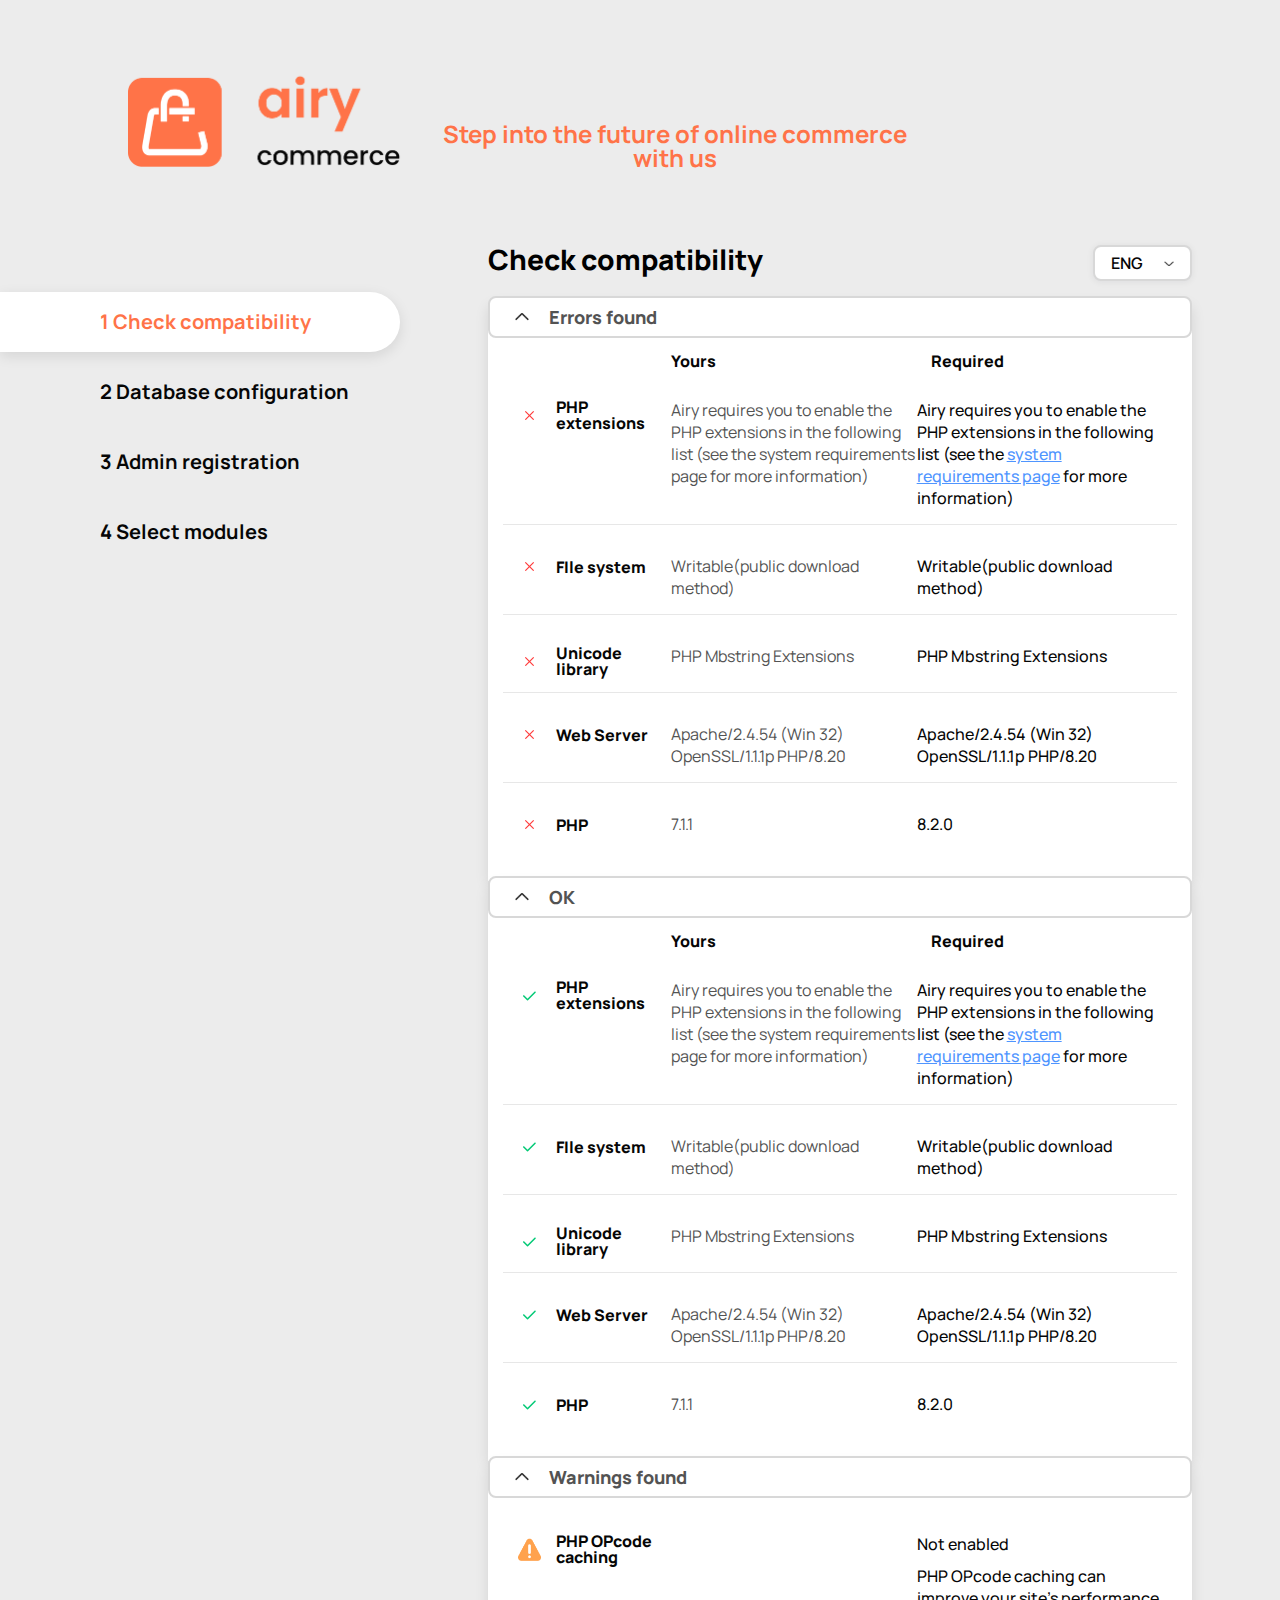
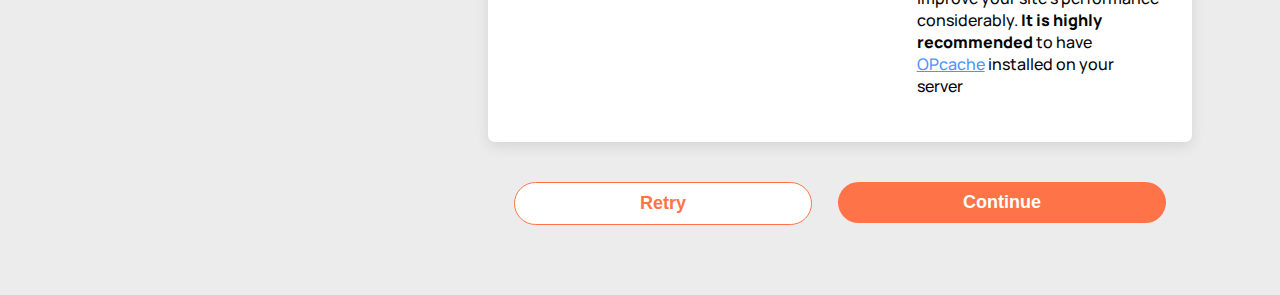
<file: index.html>
<!DOCTYPE html>
<html lang="en">
<head>
    <meta charset="UTF-8">
    <title>Title</title>
    <link type="text/css" href="css/main.css" rel="stylesheet" />
    <link type="text/css" href="css/adaptive.css" rel="stylesheet" />
    <link type="text/css" href="css/zero.css" rel="stylesheet" />
    <meta name="viewport" content="width=device-width, initial-scale=1">
</head>
<body>
    <header class="header">
        <div class="headerContent">
            <div class="logo"><img src="img/logo.png"  alt="logo"/></div>
            <div class="hsubtitle"><p>Step into the future of online commerce with us</p></div>
        </div>
    </header>
    <aside class="aside">
        <div class="menu">
            <a href="index.html"><div class="menuBtn activeBtn"><p>1 Check compatibility</p></div></a>
            <a href="database.html"><div class="menuBtn"><p>2 Database configuration</p></div></a>
            <a href="admin.html"><div class="menuBtn"><p>3 Admin registration</p></div></a>
            <a href="modules.html"><div class="menuBtn"><p>4 Select modules</p></div></a>
        </div>
    </aside>
    <main>
        <div class="container">
            <div class="title">
                <div class="titleRight">
                    <div class="titleTop">
                        <h1>Check compatibility</h1>
                        <div class="language">
                            <div class="languageBtn js-languageBtn">
                                <p>ENG</p><img src="./icons/chevron.png" alt="chevron"/>
                            </div>
                            <ul class="languageList js-languageList">
                                <li><p>ENG</p><img src="icons/check.png" alt="check"></li>
                                <li><p>UA</p></li>
                            </ul>
                        </div>
                    </div>
                </div>
            </div>
            <div class="section js-section-errorsFound">
                <div class="sectionTitle js-title-errorsFound">
                    <img src="icons/chevron.png" class="chevron js-chevron-errors" alt="chevron" />
                    <h3>Errors found</h3>
                </div>
                <div class="sectionContent js-content-errorsFound">
                    <div class="poleT">
                        <div class="yoursT"><h5>Yours</h5></div>
                        <div class="requiredT"><h5>Required</h5></div>
                    </div>
                    <div class="pole">
                        <div class="status"><img src="icons/cross.png" alt="cross"/><h5>PHP extensions</h5></div>
                        <div class="yours"><p>Airy requires you to enable the PHP extensions in the following list (see the system requirements page for more information)</p></div>
                        <div class="required"><p>Airy requires you to enable the PHP extensions in the following list (see the <a href="">system requirements page</a> for more information)</p></div>
                    </div>
                    <div class="pole">
                        <div class="status"><img src="icons/cross.png" alt="cross"/><h5>FIle system</h5></div>
                        <div class="yours"><p>Writable(public download method)</p></div>
                        <div class="required"><p>Writable(public download method)</p></div>
                    </div>
                    <div class="pole">
                        <div class="status"><img src="icons/cross.png" alt="cross"/><h5>Unicode library</h5></div>
                        <div class="yours"><p>PHP Mbstring Extensions</p></div>
                        <div class="required"><p>PHP Mbstring Extensions</p></div>
                    </div>
                    <div class="pole">
                        <div class="status"><img src="icons/cross.png" alt="cross"/><h5>Web Server</h5></div>
                        <div class="yours"><p>Apache/2.4.54 (Win 32) OpenSSL/1.1.1p PHP/8.20</p></div>
                        <div class="required"><p>Apache/2.4.54 (Win 32) OpenSSL/1.1.1p PHP/8.20</p></div>
                    </div>
                    <div class="pole">
                        <div class="status"><img src="icons/cross.png" alt="cross"/><h5>PHP</h5></div>
                        <div class="yours"><p>7.1.1</p></div>
                        <div class="required"><p>8.2.0</p></div>
                    </div>
                </div>
            </div>
            <div class="section js-section-ok">
                <div class="sectionTitle js-title-ok">
                    <img src="icons/chevron.png" class="chevron js-chevron-ok" alt="chevron" />
                    <h3>OK</h3>
                </div>
                <div class="sectionContent js-content-ok">
                    <div class="poleT">
                        <div class="yoursT"><h5>Yours</h5></div>
                        <div class="requiredT"><h5>Required</h5></div>
                    </div>
                    <div class="pole">
                        <div class="status"><img src="icons/mark.png" alt="cross"/><h5>PHP extensions</h5></div>
                        <div class="yours"><p>Airy requires you to enable the PHP extensions in the following list (see the system requirements page for more information)</p></div>
                        <div class="required"><p>Airy requires you to enable the PHP extensions in the following list (see the <a href="">system requirements page</a> for more information)</p></div>
                    </div>
                    <div class="pole">
                        <div class="status"><img src="icons/mark.png" alt="cross"/><h5>FIle system</h5></div>
                        <div class="yours"><p>Writable(public download method)</p></div>
                        <div class="required"><p>Writable(public download method)</p></div>
                    </div>
                    <div class="pole">
                        <div class="status"><img src="icons/mark.png" alt="cross"/><h5>Unicode library</h5></div>
                        <div class="yours"><p>PHP Mbstring Extensions</p></div>
                        <div class="required"><p>PHP Mbstring Extensions</p></div>
                    </div>
                    <div class="pole">
                        <div class="status"><img src="icons/mark.png" alt="cross"/><h5>Web Server</h5></div>
                        <div class="yours"><p>Apache/2.4.54 (Win 32) OpenSSL/1.1.1p PHP/8.20</p></div>
                        <div class="required"><p>Apache/2.4.54 (Win 32) OpenSSL/1.1.1p PHP/8.20</p></div>
                    </div>
                    <div class="pole">
                        <div class="status"><img src="icons/mark.png" alt="cross"/><h5>PHP</h5></div>
                        <div class="yours"><p>7.1.1</p></div>
                        <div class="required"><p>8.2.0</p></div>
                    </div>
                </div>
            </div>
            <div class="section section-last js-section-warn">
                <div class="sectionTitle js-title-warn">
                    <img src="icons/chevron.png" class="chevron js-chevron-warn" alt="chevron" />
                    <h3>Warnings found</h3>
                </div>
                <div class="sectionContent js-content-warn">
                    <div class="pole">
                        <div class="status"><img src="icons/warn.png" alt="cross"/><h5>PHP OPcode caching</h5></div>
                        <div class="required"><p>Not enabled</p><p>PHP OPcode caching can improve your site’s performance considerably. <b>It is highly recommended</b> to have <a href="">OPcache</a> installed on your server</p></div>
                    </div>
                </div>
            </div>
            <div class="buttonsBottom">
                <button class="retryButton js-retryButton">Retry</button>
                <a href="database.html"><button class="continueButton">Continue</button></a>
            </div>
        </div>
    </main>
<script src="js/main.js"></script>
<script src="js/index.js"></script>
</body>
</html>
</file>
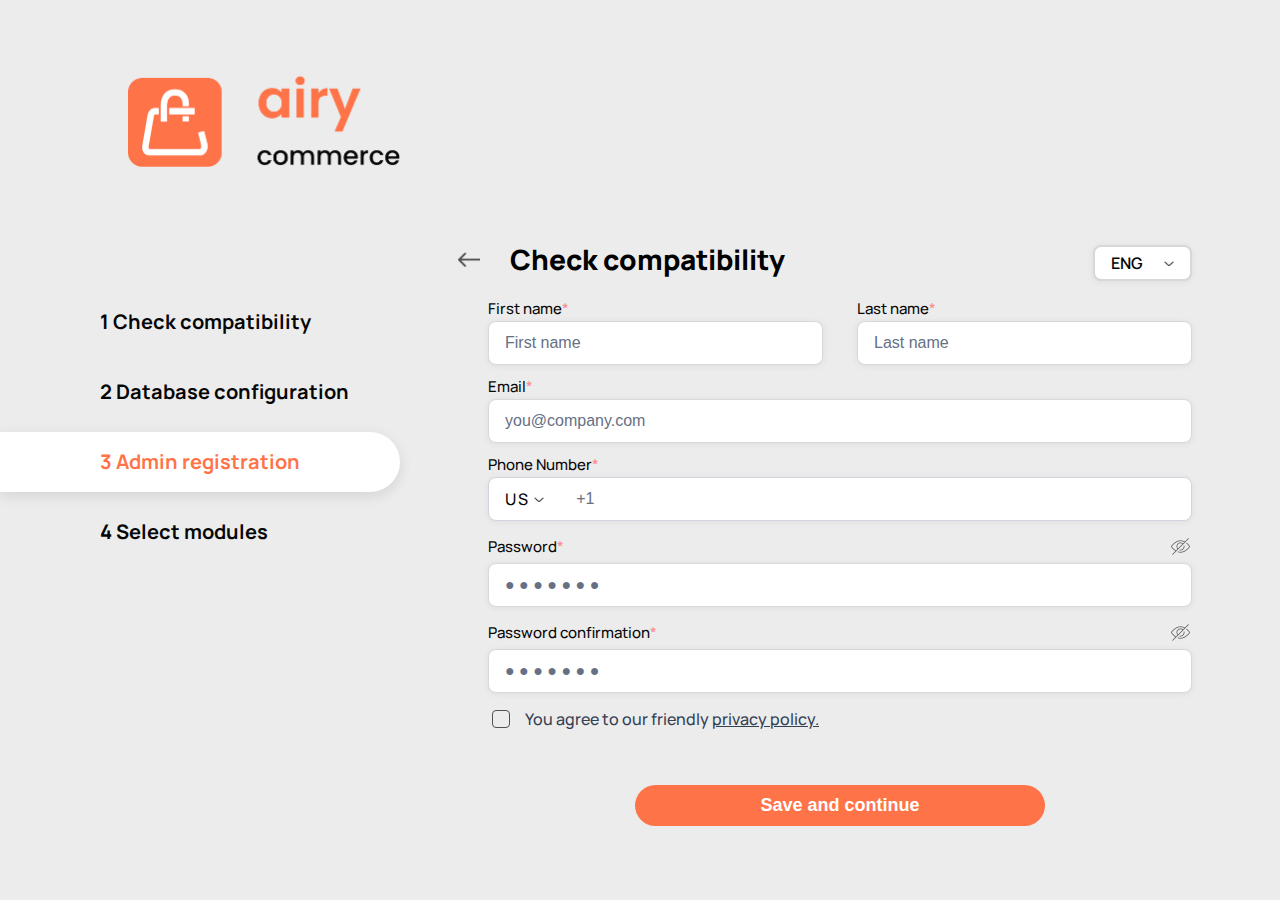
<file: admin.html>
<!DOCTYPE html>
<html lang="en">
<head>
    <meta charset="UTF-8">
    <title>Title</title>
    <link type="text/css" href="css/main.css" rel="stylesheet" />
    <link type="text/css" href="css/adaptive.css" rel="stylesheet" />
    <link type="text/css" href="css/zero.css" rel="stylesheet" />
    <meta name="viewport" content="width=device-width, initial-scale=1">
</head>
<body>
<header class="header">
    <div class="headerContent">
        <div class="logo"><img src="img/logo.png"  alt="logo"/></div>
    </div>
</header>
<aside class="aside">
    <div class="menu">
        <a href="index.html"><div class="menuBtn"><p>1 Check compatibility</p></div></a>
        <a href="database.html"><div class="menuBtn"><p>2 Database configuration</p></div></a>
        <a href="admin.html"><div class="menuBtn activeBtn"><p>3 Admin registration</p></div></a>
        <a href="modules.html"><div class="menuBtn"><p>4 Select modules</p></div></a>
    </div>
</aside>
<main>
    <div class="container">
        <div class="title">
            <div class="titleLeft">
                <img src="icons/arrow.png" alt="arrow" class="back js-back"/>
            </div>
            <div class="titleRight">
                <div class="titleTop">
                    <h1>Check compatibility</h1>
                    <div class="language">
                        <div class="languageBtn js-languageBtn">
                            <p>ENG</p><img src="./icons/chevron.png" alt="chevron"/>
                        </div>
                        <ul class="languageList js-languageList">
                            <li><p>ENG</p><img src="icons/check.png" alt="check"></li>
                            <li><p>UA</p></li>
                        </ul>
                    </div>
                </div>
            </div>
        </div>
        <div class="formBlock">
            <form class="adminForm js-adminForm">
                <div class="adminName">
                    <div class="firstName">
                        <label for="firstname">First name<span>*</span></label>
                        <input name="firstName" type="text" id="firstname" placeholder="First name" required/>
                    </div>
                    <div class="lastName">
                        <label for="lastname">Last name<span>*</span></label>
                        <input name="lastName" type="text" id="lastname" placeholder="Last name" required/>
                    </div>
                </div>
                <div class="adminEmail">
                    <div class="emailTitle">
                        <label for="email">Email<span>*</span></label>
                        <p class="error js-errorMessageEmail"></p>
                    </div>
                    <input name="email" type="text" id="email" placeholder="you@company.com" required/>
                </div>
                <div class="adminPhone">
                    <label for="phone">Phone Number<span>*</span></label>
                    <div class="phoneInput">
                        <div class="phoneCountry js-phoneCountry">
                            <p>US</p>
                            <img src="icons/chevron.png" alt="chevron"/>
                        </div>
                        <input id="phone" type="tel" name="phone"/>
                    </div>
                    <ul class="phoneList js-phoneList">
                        <li>
                            <div class="country">
                                <img src="flags/US.png" alt="US"><h5>United States <span>+1</span></h5>
                            </div>
                            <img src="icons/check.png" alt="check"/>
                        </li>
                        <li>
                            <div class="country">
                                <img src="flags/US.png" alt="US"><h5>United States <span>+1</span></h5>
                            </div>
                        </li>
                        <li>
                            <div class="country">
                                <img src="flags/US.png" alt="US"><h5>United States <span>+1</span></h5>
                            </div>
                        </li>
                        <li>
                            <div class="country">
                                <img src="flags/US.png" alt="US"><h5>United States <span>+1</span></h5>
                            </div>
                        </li>
                    </ul>
                </div>
                <div class="adminPassword">
                    <div class="passwordLabel">
                        <div class="passwordTitle">
                            <label for="password">Password<span>*</span></label>
                            <p class="error js-errorMessagePassword"></p>
                        </div>
                        <div class="hideorshowBtn js-hideorshowBtn">
                            <img src="icons/hide.png" alt="hide" class="js-toggleHideImg"/>
                        </div>
                    </div>
                    <input name="password" type="password" class="js-password" id="password" placeholder="● ● ● ● ● ● ●"/>
                </div>
                <div class="adminPassword">
                    <div class="passwordLabel">
                        <div class="passwordTitle">
                            <label for="confirmPassword">Password confirmation<span>*</span></label>
                        </div>
                        <div class="hideorshowBtn js-hideorshowBtn">
                            <img src="icons/hide.png" alt="hide" class="js-toggleHideImg"/>
                        </div>
                    </div>
                    <input name="confirmPassword" type="password" class="js-password" id="confirmPassword" placeholder="● ● ● ● ● ● ●"/>
                </div>
                <div class="adminAgree">
                    <input type="checkbox" name="agree" id="agree" required/>
                    <label for="agree">You agree to our friendly <span>privacy policy.</span></label>
                </div>
                <div class="buttonsBottom">
                    <button class="continueButton">Save and continue</button>
                </div>
            </form>
        </div>
    </div>
</main>
<script src="js/main.js"></script>
<script src="js/admin.js"></script>
</body>
</html>
</file>
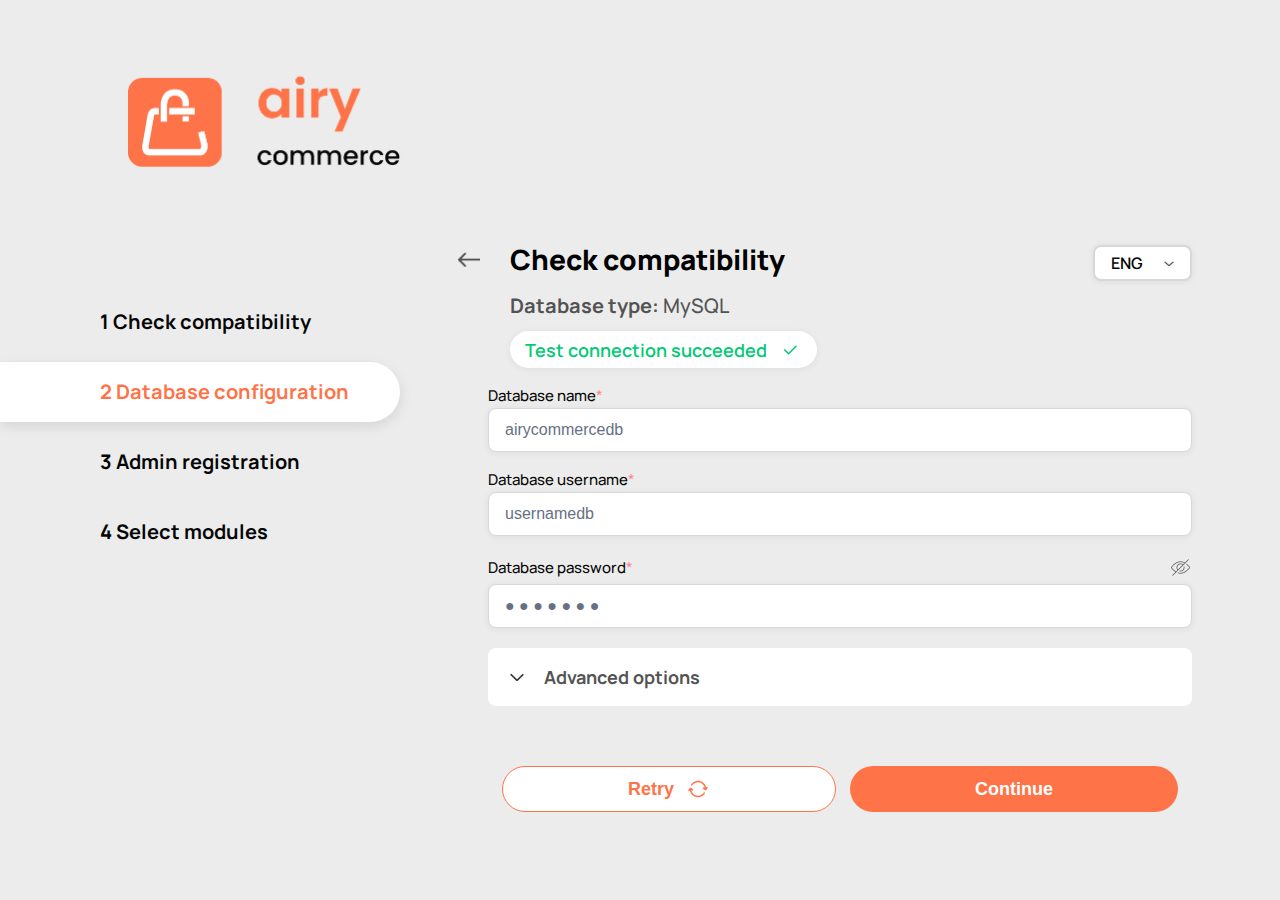
<file: database.html>
<!DOCTYPE html>
<html lang="en">
<head>
    <meta charset="UTF-8">
    <title>Title</title>
    <link type="text/css" href="css/main.css" rel="stylesheet" />
    <link type="text/css" href="css/adaptive.css" rel="stylesheet" />
    <link type="text/css" href="css/zero.css" rel="stylesheet" />
    <meta name="viewport" content="width=device-width, initial-scale=1">
</head>
<body>
<header class="header">
    <div class="headerContent">
        <div class="logo"><img src="img/logo.png"  alt="logo"/></div>
    </div>
</header>
<aside class="aside">
    <div class="menu">
        <a href="index.html"><div class="menuBtn"><p>1 Check compatibility</p></div></a>
        <a href="database.html"><div class="menuBtn activeBtn"><p>2 Database configuration</p></div></a>
        <a href="admin.html"><div class="menuBtn"><p>3 Admin registration</p></div></a>
        <a href="modules.html"><div class="menuBtn"><p>4 Select modules</p></div></a>
    </div>
</aside>
<main>
    <div class="container">
        <div class="title">
            <div class="titleLeft">
                <img src="icons/arrow.png" alt="arrow" class="back js-back"/>
            </div>
            <div class="titleRight">
                <div class="titleTop">
                    <h1>Check compatibility</h1>
                    <div class="language">
                        <div class="languageBtn js-languageBtn">
                            <p>ENG</p><img src="./icons/chevron.png" alt="chevron"/>
                        </div>
                        <ul class="languageList js-languageList">
                            <li><p>ENG</p><img src="icons/check.png" alt="check"></li>
                            <li><p>UA</p></li>
                        </ul>
                    </div>
                </div>
                <div class="subtitle">
                    <h2><b>Database type:</b> MySQL</h2>
                </div>
                <div class="connection">
                    <div class="connectionContent">
                        <h3>Test connection succeeded</h3><img src="./icons/mark.png" alt="mark">
                    </div>
                </div>
            </div>
        </div>
        <div class="formBlock">
            <form class="databaseForm js-databaseForm">
                <div class="databaseName">
                    <label for="name">Database name<span>*</span></label>
                    <input name="airycommercedb" type="text" id="name" placeholder="airycommercedb" required/>
                </div>
                <div class="databaseUserName">
                    <label for="userName">Database username<span>*</span></label>
                    <input name="usernamedb" type="text" id="userName" placeholder="usernamedb" required/>
                </div>
                <div class="databasePassword">
                    <div class="passwordLabel">
                        <label for="password">Database password<span>*</span></label>
                        <div class="hideorshowBtn js-hideorshowBtn">
                            <img src="icons/hide.png" alt="hide" class="js-toggleHideImg"/>
                        </div>
                    </div>
                    <input name="password" type="password" class="js-password" id="password" placeholder="● ● ● ● ● ● ●"/>
                </div>
                <div class="databaseAdvanced">
                    <div class="advancedTitle js-advancedTitle">
                        <img src="icons/chevron.png" class="chevron chevron-active js-chevron-advanced" alt="chevron" />
                        <h3>Advanced options</h3>
                    </div>
                    <div class="advancedContent js-advancedContent">
                        <div class="databaseHost">
                            <label for="host">Host<span>*</span></label>
                            <input name="host" type="text" id="host" placeholder="localhost2121" required/>
                        </div>
                        <div class="databasePort">
                            <label for="port">Port number</label>
                            <input name="port" type="text" id="port" placeholder="334749"/>
                        </div>
                        <div class="databaseTableNamePrefix">
                            <label for="TableNamePrefix">Table name prefix</label>
                            <input name="TableNamePrefix" type="text" id="TableNamePrefix" class="TableNamePrefixInput" placeholder="airycommerce_"/>
                            <p>If more than one application will be sharing this database, a unique table name prefix -such as airy_ - will prevent collisions. </p>
                        </div>
                    </div>
                </div>
                <div class="buttonsBottom">
                    <button class="retryButton js-retryButton" type="button">Retry<img src="icons/retry.png" alt="retry"></button>
                    <button class="continueButton">Continue</button>
                </div>
            </form>
        </div>
    </div>
</main>
<script src="js/main.js"></script>
<script src="js/database.js"></script>
</body>
</html>
</file>
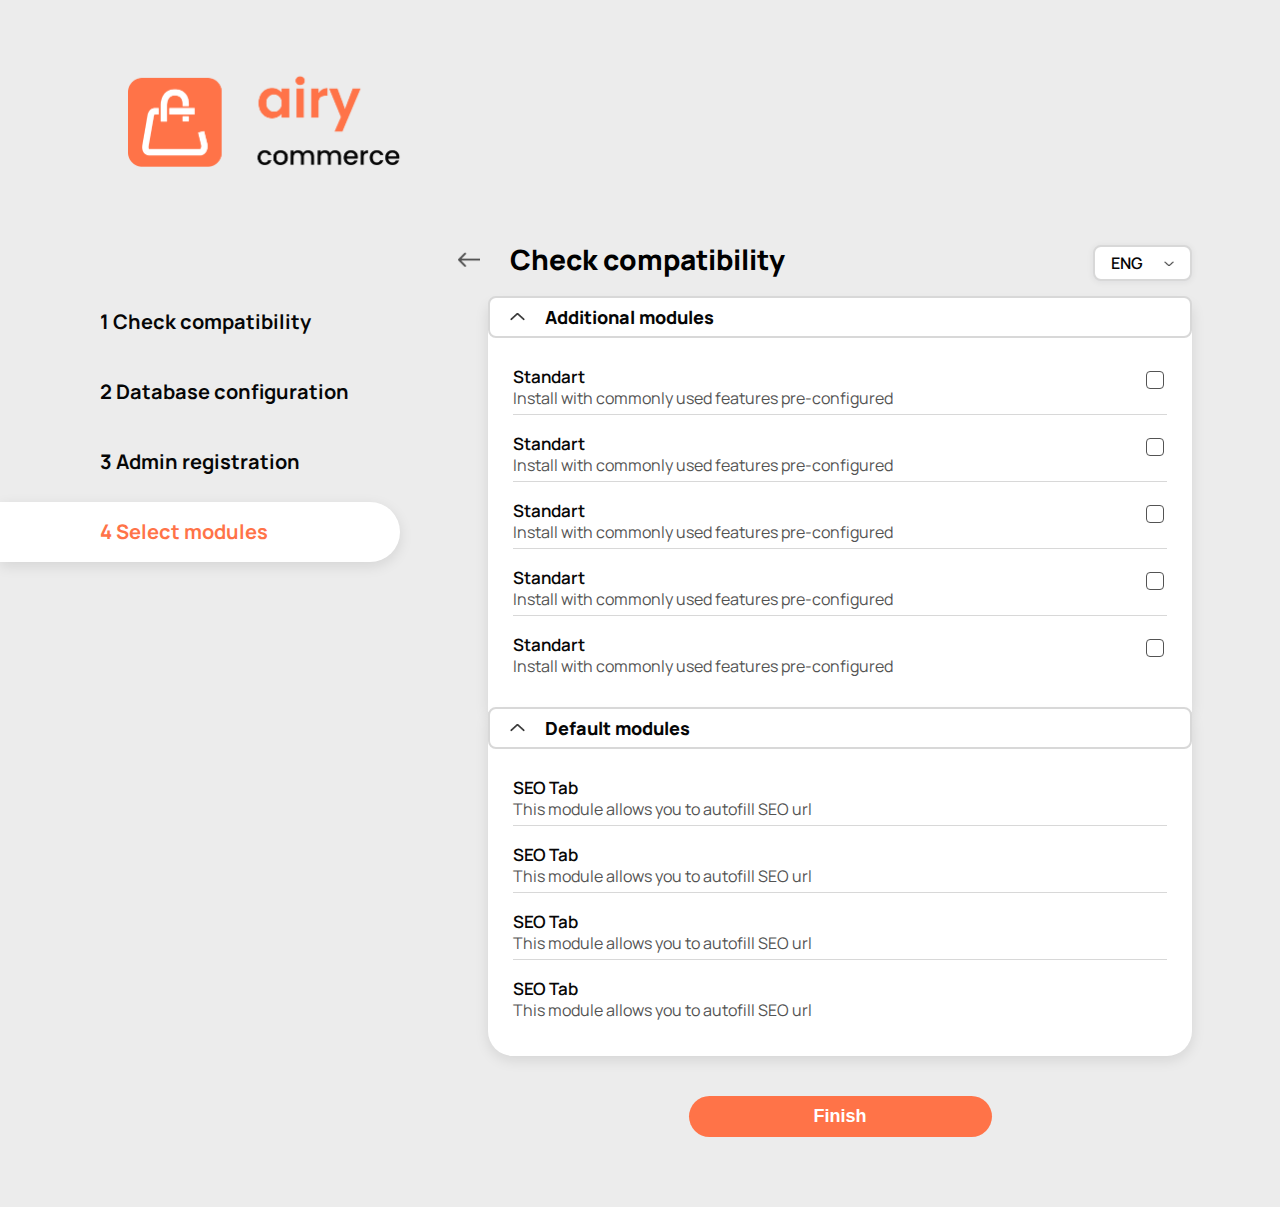
<file: modules.html>
<!DOCTYPE html>
<html lang="en">
<head>
    <meta charset="UTF-8">
    <title>Title</title>
    <link type="text/css" href="css/main.css" rel="stylesheet" />
    <link type="text/css" href="css/adaptive.css" rel="stylesheet" />
    <link type="text/css" href="css/zero.css" rel="stylesheet" />
    <meta name="viewport" content="width=device-width, initial-scale=1">
</head>
<body>
<header class="header">
    <div class="headerContent">
        <div class="logo"><img src="img/logo.png"  alt="logo"/></div>
    </div>
</header>
<aside class="aside">
    <div class="menu">
        <a href="index.html"><div class="menuBtn"><p>1 Check compatibility</p></div></a>
        <a href="database.html"><div class="menuBtn"><p>2 Database configuration</p></div></a>
        <a href="admin.html"><div class="menuBtn"><p>3 Admin registration</p></div></a>
        <a href="modules.html"><div class="menuBtn activeBtn"><p>4 Select modules</p></div></a>
    </div>
</aside>
<main>
    <div class="container">
        <div class="title">
            <div class="titleLeft">
                <img src="icons/arrow.png" alt="arrow" class="back js-back"/>
            </div>
            <div class="titleRight">
                <div class="titleTop">
                    <h1>Check compatibility</h1>
                    <div class="language">
                        <div class="languageBtn js-languageBtn">
                            <p>ENG</p><img src="./icons/chevron.png" alt="chevron"/>
                        </div>
                        <ul class="languageList js-languageList">
                            <li><p>ENG</p><img src="icons/check.png" alt="check"></li>
                            <li><p>UA</p></li>
                        </ul>
                    </div>
                </div>
            </div>
        </div>
        <div class="modulesSection js-section-additional">
            <div class="sectionTitle js-title-additional">
                <img src="icons/chevron.png" class="chevron js-chevron-additional" alt="chevron" />
                <h3>Additional modules</h3>
            </div>
            <div class="sectionContent js-content-additional">
                <div class="pole">
                    <div class="poleContent">
                        <h5>Standart</h5>
                        <p>Install with commonly used features pre-configured</p>
                    </div>
                    <label class="poleInput">
                        <input type="checkbox" />
                    </label>
                </div>
                <div class="pole">
                    <div class="poleContent">
                        <h5>Standart</h5>
                        <p>Install with commonly used features pre-configured</p>
                    </div>
                    <label class="poleInput">
                        <input type="checkbox" />
                    </label>
                </div>
                <div class="pole">
                    <div class="poleContent">
                        <h5>Standart</h5>
                        <p>Install with commonly used features pre-configured</p>
                    </div>
                    <label class="poleInput">
                        <input type="checkbox" />
                    </label>
                </div>
                <div class="pole">
                    <div class="poleContent">
                        <h5>Standart</h5>
                        <p>Install with commonly used features pre-configured</p>
                    </div>
                    <label class="poleInput">
                        <input type="checkbox" />
                    </label>
                </div>
                <div class="pole">
                    <div class="poleContent">
                        <h5>Standart</h5>
                        <p>Install with commonly used features pre-configured</p>
                    </div>
                    <label class="poleInput">
                        <input type="checkbox" />
                    </label>
                </div>
            </div>
        </div>
        <div class="modulesSection modulesSection-last js-section-default">
            <div class="sectionTitle js-title-default">
                <img src="icons/chevron.png" class="chevron js-chevron-default" alt="chevron" />
                <h3>Default modules</h3>
            </div>
            <div class="sectionContent js-content-default">
                <div class="pole">
                    <div class="poleContent">
                        <h5>SEO Tab</h5>
                        <p>This module allows you to autofill SEO url</p>
                    </div>
                </div>
                <div class="pole">
                    <div class="poleContent">
                        <h5>SEO Tab</h5>
                        <p>This module allows you to autofill SEO url</p>
                    </div>
                </div>
                <div class="pole">
                    <div class="poleContent">
                        <h5>SEO Tab</h5>
                        <p>This module allows you to autofill SEO url</p>
                    </div>
                </div>
                <div class="pole">
                    <div class="poleContent">
                        <h5>SEO Tab</h5>
                        <p>This module allows you to autofill SEO url</p>
                    </div>
                </div>
            </div>
        </div>
        <div class="buttonsBottom">
            <button class="continueButton">Finish</button>
        </div>
    </div>
</main>
<script src="js/main.js"></script>
<script src="js/modules.js"></script>
</body>
</html>
</file>
<file: css/main.css>
@charset "UTF-8";
@import url("https://fonts.googleapis.com/css2?family=Inter&family=Manrope:wght@200;300;400;500;600;700;800&display=swap");
body {
  background-color: #ECECEC;
}

.header {
  width: 100%;
  margin-bottom: 75px;
}
.header .headerContent {
  display: flex;
  align-items: flex-end;
  justify-content: space-between;
}
.header .headerContent .logo {
  padding: 59px 0 0 128px;
}
.header .headerContent .logo img {
  width: 287px;
}
.header .headerContent .hsubtitle {
  flex: 1;
  text-align: center;
}
.header .headerContent .hsubtitle p {
  margin-right: 346px;
  color: #FF7348;
  font-family: "Manrope", sans-serif;
  font-weight: 700;
  font-size: 24px;
}

.aside {
  height: 100%;
  padding-top: 47px;
  float: left;
  width: 400px;
}
.aside .menu {
  display: flex;
  flex-direction: column;
  gap: 10px;
}
.aside .menu a {
  text-decoration: none;
}
.aside .menu a .menuBtn {
  padding: 20px 0 20px 100px;
  cursor: pointer;
  transition: 500ms;
}
.aside .menu a .menuBtn p {
  font-size: 20px;
  color: #060606;
  font-family: "Manrope", sans-serif;
  font-weight: 700;
}
.aside .menu a .menuBtn:hover {
  scale: 1.05;
}
.aside .menu a .activeBtn {
  background-color: #FFFFFF;
  box-shadow: 0 4px 14px 0 rgba(0, 0, 0, 0.1019607843);
  border-radius: 0 49px 49px 0;
}
.aside .menu a .activeBtn p {
  color: #FF7348;
}

main {
  font-family: "Manrope", sans-serif;
  display: flex;
  justify-content: center;
  margin-bottom: 70px;
}

.container {
  width: 80%;
  max-width: 1080px;
}

.title {
  display: flex;
  margin-bottom: 20px;
}
.title .titleLeft .back {
  position: relative;
  left: -30px;
  margin-top: 7px;
  width: 22px;
  cursor: pointer;
  transition: 300ms;
  user-select: none;
}
.title .titleLeft .back:hover {
  scale: 1.05;
}
.title .titleRight {
  display: flex;
  flex-direction: column;
  gap: 15px;
  flex: 1;
}
.title .titleRight .titleTop {
  display: flex;
  justify-content: space-between;
}
.title .titleRight .titleTop h1 {
  font-weight: 800;
  font-size: 28px;
}
.title .titleRight .titleTop .language {
  position: relative;
}
.title .titleRight .titleTop .language .languageBtn {
  position: relative;
  z-index: 11;
  display: flex;
  justify-content: space-between;
  align-items: center;
  gap: 20px;
  padding: 8px 16px;
  background-color: #FFFFFF;
  border-radius: 8px;
  box-shadow: 0 1px 6px 1px rgba(16, 24, 40, 0.0509803922);
  border: 2px solid #D8D8D8;
  user-select: none;
  cursor: pointer;
}
.title .titleRight .titleTop .language .languageBtn p {
  font-size: 16px;
  color: #060606;
  font-weight: 600;
  width: 33px;
}
.title .titleRight .titleTop .language .languageBtn img {
  width: 10px;
  height: 5px;
}
.title .titleRight .titleTop .language .languageList {
  position: absolute;
  z-index: 10;
  width: 67%;
  top: 31px;
  padding: 8px 16px;
  display: none;
  flex-direction: column;
  gap: 10px;
  background-color: #FFFFFF;
  box-shadow: 0 1px 6px 1px rgba(16, 24, 40, 0.0509803922);
  border-radius: 0 0 8px 8px;
}
.title .titleRight .titleTop .language .languageList li {
  display: flex;
  justify-content: space-between;
  cursor: pointer;
}
.title .titleRight .titleTop .language .languageList li p {
  font-size: 16px;
  color: #060606;
  font-weight: 600;
}
.title .titleRight .titleTop .language .languageList li img {
  width: 15px;
}
.title .titleRight .titleTop .language .languageList-active {
  display: flex;
}

.subtitle h2 {
  font-size: 20px;
  font-weight: 500;
  color: #535353;
}
.subtitle h2 b {
  font-weight: 700;
}

.connection {
  display: flex;
}
.connection .connectionContent {
  display: flex;
  justify-content: flex-start;
  align-items: center;
  padding: 7px 15px;
  box-shadow: 0 1px 6px 1px rgba(16, 24, 40, 0.0509803922);
  background: #FFFFFF;
  border-radius: 25px;
}
.connection .connectionContent h3 {
  font-size: 18px;
  font-weight: 600;
  color: #00C974;
}
.connection .connectionContent img {
  width: 23px;
  margin-left: 12px;
}

.section {
  background: #FFFFFF;
  border-radius: 8px 8px 0 0;
  padding-bottom: 15px;
  box-shadow: 0 4px 14px 0 rgba(0, 0, 0, 0.1);
}
.section .sectionTitle {
  position: relative;
  top: -5px;
  margin-bottom: 10px;
  display: flex;
  align-items: center;
  gap: 20px;
  background: #FFFFFF;
  border: 2px solid #D8D8D8;
  border-radius: 8px;
  padding: 10px 25px;
  cursor: pointer;
  user-select: none;
}
.section .sectionTitle .chevron {
  width: 14px;
  height: 8px;
  rotate: 180deg;
}
.section .sectionTitle .chevron-active {
  rotate: 0deg;
}
.section .sectionTitle h3 {
  color: #535353;
  font-size: 18px;
  font-weight: 800;
}
.section .sectionContent .poleT {
  display: grid;
  grid-template-columns: 0.7fr 1fr 1fr;
  grid-template-areas: "statusT yoursT requiredT";
}
.section .sectionContent .poleT .yoursT {
  grid-area: yoursT;
}
.section .sectionContent .poleT .yoursT h5 {
  font-size: 16px;
  color: #060606;
  font-weight: 800;
}
.section .sectionContent .poleT .requiredT {
  grid-area: requiredT;
}
.section .sectionContent .poleT .requiredT h5 {
  font-size: 16px;
  color: #060606;
  font-weight: 800;
}
.section .sectionContent .pole {
  display: grid;
  grid-template-columns: 0.5fr 0.8fr 0.8fr;
  grid-template-areas: "status yours required";
  margin: 15px;
  padding: 15px;
  align-items: start;
  border-bottom: solid #E7E7E7 1px;
}
.section .sectionContent .pole:last-of-type {
  border-bottom: none;
}
.section .sectionContent .pole .status {
  display: flex;
  align-items: center;
  grid-area: status;
}
.section .sectionContent .pole .status img {
  width: 23px;
  margin-right: 15px;
}
.section .sectionContent .pole .status h5 {
  font-size: 16px;
  color: #060606;
  font-weight: 800;
}
.section .sectionContent .pole .yours {
  display: flex;
  flex-direction: column;
  gap: 10px;
  grid-area: yours;
}
.section .sectionContent .pole .yours p {
  font-size: 16px;
  font-weight: 400;
  color: #535353;
  line-height: 22px;
}
.section .sectionContent .pole .yours p b {
  font-weight: 800;
}
.section .sectionContent .pole .yours p a {
  text-decoration: underline;
  color: #4F95FF;
}
.section .sectionContent .pole .required {
  display: flex;
  flex-direction: column;
  gap: 10px;
  grid-area: required;
}
.section .sectionContent .pole .required p {
  font-size: 16px;
  font-weight: 500;
  color: #060606;
  line-height: 22px;
}
.section .sectionContent .pole .required p b {
  font-weight: 800;
}
.section .sectionContent .pole .required p a {
  text-decoration: underline;
  color: #4F95FF;
}
.section .sectionContent-hide {
  display: none;
}

.section-hide {
  background: none;
  height: 50px;
  box-shadow: none;
}

.section-last {
  border-radius: 8px 8px 7px 7px;
}

.buttonsBottom {
  margin-top: 40px;
  display: flex;
  justify-content: space-evenly;
}
.buttonsBottom .retryButton {
  display: flex;
  align-items: center;
  gap: 12px;
  background: #FFFFFF;
  border: #FF7348 1px solid;
  border-radius: 53px;
  padding: 10px 125px;
  user-select: none;
  cursor: pointer;
  transition: 300ms;
  font-size: 18px;
  font-weight: 700;
  color: #FF7348;
}
.buttonsBottom .retryButton img {
  width: 24px;
  transition: transform 0.5s;
}
.buttonsBottom .retryButton:hover {
  scale: 1.03;
}
.buttonsBottom .retryButton:hover img {
  transform: rotate(360deg);
}
.buttonsBottom .continueButton {
  background: #FF7348;
  border: none;
  border-radius: 53px;
  padding: 10px 125px;
  user-select: none;
  cursor: pointer;
  transition: 300ms;
  font-size: 18px;
  font-weight: 700;
  color: #FFFFFF;
}
.buttonsBottom .continueButton:hover {
  scale: 1.03;
}

.formBlock .databaseForm {
  display: flex;
  flex-direction: column;
  gap: 20px;
}
.formBlock .databaseForm .databaseName, .formBlock .databaseForm .databaseUserName {
  display: flex;
  flex-direction: column;
  gap: 5px;
}
.formBlock .databaseForm .databaseName label, .formBlock .databaseForm .databaseUserName label {
  font-size: 15px;
  color: #060606;
  font-weight: 500;
}
.formBlock .databaseForm .databaseName label span, .formBlock .databaseForm .databaseUserName label span {
  color: #FF8B8B;
}
.formBlock .databaseForm .databaseName input, .formBlock .databaseForm .databaseUserName input {
  padding: 12px 16px;
  font-size: 16px;
  font-weight: 400;
  color: #060606;
  border-radius: 8px;
  border: 1px solid #D8D8D8;
  background: #FFFFFF;
  box-shadow: 0 1px 6px 1px rgba(16, 24, 40, 0.05);
}
.formBlock .databaseForm .databaseName input::placeholder, .formBlock .databaseForm .databaseUserName input::placeholder {
  font-size: 16px;
  font-weight: 400;
  color: #667085;
}
.formBlock .databaseForm .databaseName input:focus, .formBlock .databaseForm .databaseUserName input:focus {
  outline: #FF7348 1px solid;
}
.formBlock .databaseForm .databasePassword {
  display: flex;
  flex-direction: column;
  gap: 5px;
}
.formBlock .databaseForm .databasePassword .passwordLabel {
  display: flex;
  justify-content: space-between;
  align-items: center;
}
.formBlock .databaseForm .databasePassword .passwordLabel label {
  font-size: 15px;
  color: #060606;
  font-weight: 500;
}
.formBlock .databaseForm .databasePassword .passwordLabel label span {
  color: #FF8B8B;
}
.formBlock .databaseForm .databasePassword .passwordLabel .hideorshowBtn {
  display: flex;
  align-items: center;
  height: 23px;
  user-select: none;
  transition: 300ms;
  cursor: pointer;
}
.formBlock .databaseForm .databasePassword .passwordLabel .hideorshowBtn img {
  width: 23px;
}
.formBlock .databaseForm .databasePassword .passwordLabel .hideorshowBtn img:hover {
  scale: 1.05;
}
.formBlock .databaseForm .databasePassword input {
  padding: 12px 16px;
  font-size: 16px;
  font-weight: 400;
  color: #060606;
  border-radius: 8px;
  border: 1px solid #D8D8D8;
  background: #FFFFFF;
  box-shadow: 0 1px 6px 1px rgba(16, 24, 40, 0.05);
}
.formBlock .databaseForm .databasePassword input::placeholder {
  font-size: 16px;
  font-weight: 400;
  color: #667085;
}
.formBlock .databaseForm .databasePassword input:focus {
  outline: #FF7348 1px solid;
}
.formBlock .databaseForm .databaseAdvanced {
  display: flex;
  flex-direction: column;
  background: #FFFFFF;
  border-radius: 8px;
  padding: 20px 22px;
  gap: 17px;
}
.formBlock .databaseForm .databaseAdvanced .advancedTitle {
  display: flex;
  align-items: center;
  gap: 20px;
  cursor: pointer;
  user-select: none;
}
.formBlock .databaseForm .databaseAdvanced .advancedTitle .chevron {
  width: 14px;
  height: 8px;
  rotate: 180deg;
}
.formBlock .databaseForm .databaseAdvanced .advancedTitle .chevron-active {
  rotate: 0deg;
}
.formBlock .databaseForm .databaseAdvanced .advancedTitle h3 {
  color: #535353;
  font-size: 18px;
  font-weight: 700;
}
.formBlock .databaseForm .databaseAdvanced .advancedContent {
  display: none;
  flex-direction: column;
  gap: 17px;
}
.formBlock .databaseForm .databaseAdvanced .advancedContent .databaseHost, .formBlock .databaseForm .databaseAdvanced .advancedContent .databasePort, .formBlock .databaseForm .databaseAdvanced .advancedContent .databaseTableNamePrefix {
  display: flex;
  flex-direction: column;
  gap: 10px;
}
.formBlock .databaseForm .databaseAdvanced .advancedContent .databaseHost label, .formBlock .databaseForm .databaseAdvanced .advancedContent .databasePort label, .formBlock .databaseForm .databaseAdvanced .advancedContent .databaseTableNamePrefix label {
  font-size: 15px;
  color: #060606;
  font-weight: 500;
}
.formBlock .databaseForm .databaseAdvanced .advancedContent .databaseHost label span, .formBlock .databaseForm .databaseAdvanced .advancedContent .databasePort label span, .formBlock .databaseForm .databaseAdvanced .advancedContent .databaseTableNamePrefix label span {
  color: #FF8B8B;
}
.formBlock .databaseForm .databaseAdvanced .advancedContent .databaseHost input, .formBlock .databaseForm .databaseAdvanced .advancedContent .databasePort input, .formBlock .databaseForm .databaseAdvanced .advancedContent .databaseTableNamePrefix input {
  padding: 12px 16px;
  font-size: 16px;
  font-weight: 400;
  color: #060606;
  border-radius: 8px;
  border: 1px solid #D8D8D8;
  background: #FFFFFF;
  box-shadow: 0 1px 6px 1px rgba(16, 24, 40, 0.05);
}
.formBlock .databaseForm .databaseAdvanced .advancedContent .databaseHost input::placeholder, .formBlock .databaseForm .databaseAdvanced .advancedContent .databasePort input::placeholder, .formBlock .databaseForm .databaseAdvanced .advancedContent .databaseTableNamePrefix input::placeholder {
  font-size: 16px;
  font-weight: 400;
  color: #667085;
}
.formBlock .databaseForm .databaseAdvanced .advancedContent .databaseHost input:focus, .formBlock .databaseForm .databaseAdvanced .advancedContent .databasePort input:focus, .formBlock .databaseForm .databaseAdvanced .advancedContent .databaseTableNamePrefix input:focus {
  outline: #FF7348 1px solid;
}
.formBlock .databaseForm .databaseAdvanced .advancedContent .databaseHost .TableNamePrefixInput::placeholder, .formBlock .databaseForm .databaseAdvanced .advancedContent .databasePort .TableNamePrefixInput::placeholder, .formBlock .databaseForm .databaseAdvanced .advancedContent .databaseTableNamePrefix .TableNamePrefixInput::placeholder {
  color: #060606;
}
.formBlock .databaseForm .databaseAdvanced .advancedContent .databaseHost p, .formBlock .databaseForm .databaseAdvanced .advancedContent .databasePort p, .formBlock .databaseForm .databaseAdvanced .advancedContent .databaseTableNamePrefix p {
  color: #888;
  font-size: 13px;
  font-weight: 500;
  line-height: 19.5px;
}
.formBlock .databaseForm .databaseAdvanced .advancedContent-active {
  display: flex;
}
.formBlock .adminForm {
  display: flex;
  flex-direction: column;
  gap: 14px;
}
.formBlock .adminForm .adminName {
  display: flex;
  gap: 34px;
}
.formBlock .adminForm .adminName .firstName, .formBlock .adminForm .adminName .lastName {
  display: flex;
  flex-direction: column;
  gap: 5px;
  width: 100%;
}
.formBlock .adminForm .adminName .firstName label, .formBlock .adminForm .adminName .lastName label {
  font-size: 15px;
  color: #060606;
  font-weight: 500;
}
.formBlock .adminForm .adminName .firstName label span, .formBlock .adminForm .adminName .lastName label span {
  color: #FF8B8B;
}
.formBlock .adminForm .adminName .firstName input, .formBlock .adminForm .adminName .lastName input {
  padding: 12px 16px;
  font-size: 16px;
  font-weight: 600;
  color: #060606;
  border-radius: 8px;
  border: 1px solid #D8D8D8;
  background: #FFFFFF;
  box-shadow: 0 1px 6px 1px rgba(16, 24, 40, 0.05);
}
.formBlock .adminForm .adminName .firstName input::placeholder, .formBlock .adminForm .adminName .lastName input::placeholder {
  font-size: 16px;
  font-weight: 400;
  color: #667085;
}
.formBlock .adminForm .adminName .firstName input:focus, .formBlock .adminForm .adminName .lastName input:focus {
  outline: #FF7348 1px solid;
}
.formBlock .adminForm .adminEmail {
  display: flex;
  flex-direction: column;
  gap: 5px;
  width: 100%;
}
.formBlock .adminForm .adminEmail .emailTitle {
  display: flex;
  justify-content: space-between;
}
.formBlock .adminForm .adminEmail .emailTitle label {
  font-size: 15px;
  color: #060606;
  font-weight: 500;
}
.formBlock .adminForm .adminEmail .emailTitle label span {
  color: #FF8B8B;
}
.formBlock .adminForm .adminEmail input {
  padding: 12px 16px;
  font-size: 16px;
  font-weight: 600;
  color: #060606;
  border-radius: 8px;
  border: 1px solid #D8D8D8;
  background: #FFFFFF;
  box-shadow: 0 1px 6px 1px rgba(16, 24, 40, 0.05);
}
.formBlock .adminForm .adminEmail input::placeholder {
  font-size: 16px;
  font-weight: 400;
  color: #667085;
}
.formBlock .adminForm .adminEmail input:focus {
  outline: #FF7348 1px solid;
}
.formBlock .adminForm .adminPhone {
  position: relative;
  display: flex;
  flex-direction: column;
  gap: 5px;
  width: 100%;
}
.formBlock .adminForm .adminPhone label {
  font-size: 15px;
  color: #060606;
  font-weight: 500;
}
.formBlock .adminForm .adminPhone label span {
  color: #FF8B8B;
}
.formBlock .adminForm .adminPhone .phoneInput {
  display: flex;
  border-radius: 8px;
  border: 1px solid #D0D5DD;
  background: #FFFFFF;
  box-shadow: 0 1px 6px 1px rgba(16, 24, 40, 0.05);
}
.formBlock .adminForm .adminPhone .phoneInput .phoneCountry {
  display: flex;
  align-items: center;
  gap: 5px;
  padding: 12px 16px;
  user-select: none;
  cursor: pointer;
}
.formBlock .adminForm .adminPhone .phoneInput .phoneCountry p {
  color: #060606;
  font-size: 16px;
  font-weight: 500;
  letter-spacing: 1.6px;
}
.formBlock .adminForm .adminPhone .phoneInput .phoneCountry img {
  width: 10px;
  height: 5px;
}
.formBlock .adminForm .adminPhone .phoneInput input {
  width: 100%;
  border-radius: 0 8px 8px 0;
  padding: 12px 16px;
  font-size: 16px;
  font-weight: 500;
  color: #667085;
  border: none;
  background: #FFFFFF;
}
.formBlock .adminForm .adminPhone .phoneInput input::placeholder {
  font-size: 16px;
  font-weight: 500;
  color: #667085;
}
.formBlock .adminForm .adminPhone .phoneInput input:focus {
  outline: none;
}
.formBlock .adminForm .adminPhone .phoneList {
  display: none;
  position: absolute;
  background: #FFFFFF;
  width: 100%;
  top: 70px;
  border-radius: 8px;
  border: 1px solid #D8D8D8;
  box-shadow: 0 1px 6px 1px rgba(16, 24, 40, 0.05);
}
.formBlock .adminForm .adminPhone .phoneList li {
  display: flex;
  justify-content: space-between;
  padding: 10px 14px;
  border-radius: 8px;
  user-select: none;
  cursor: pointer;
}
.formBlock .adminForm .adminPhone .phoneList li .country {
  display: flex;
  align-items: center;
  gap: 8px;
}
.formBlock .adminForm .adminPhone .phoneList li .country img {
  width: 23px;
}
.formBlock .adminForm .adminPhone .phoneList li .country h5 {
  font-family: "Inter", sans-serif;
  font-size: 16px;
  font-weight: 400;
  color: #060606;
}
.formBlock .adminForm .adminPhone .phoneList li .country h5 span {
  color: #888;
}
.formBlock .adminForm .adminPhone .phoneList li img {
  width: 20px;
}
.formBlock .adminForm .adminPhone .phoneList li:hover {
  background-color: #F5F5F5;
}
.formBlock .adminForm .adminPhone .phoneList-active {
  display: block;
}
.formBlock .adminForm .adminPassword {
  display: flex;
  flex-direction: column;
  gap: 5px;
}
.formBlock .adminForm .adminPassword .passwordLabel {
  display: flex;
  justify-content: space-between;
  align-items: center;
}
.formBlock .adminForm .adminPassword .passwordLabel .passwordTitle {
  display: flex;
  justify-content: space-between;
  align-items: center;
  gap: 20px;
}
.formBlock .adminForm .adminPassword .passwordLabel .passwordTitle label {
  font-size: 15px;
  color: #060606;
  font-weight: 500;
}
.formBlock .adminForm .adminPassword .passwordLabel .passwordTitle label span {
  color: #FF8B8B;
}
.formBlock .adminForm .adminPassword .passwordLabel .hideorshowBtn {
  display: flex;
  align-items: center;
  height: 23px;
  user-select: none;
  transition: 300ms;
  cursor: pointer;
}
.formBlock .adminForm .adminPassword .passwordLabel .hideorshowBtn img {
  width: 23px;
}
.formBlock .adminForm .adminPassword .passwordLabel .hideorshowBtn img:hover {
  scale: 1.05;
}
.formBlock .adminForm .adminPassword input {
  padding: 12px 16px;
  font-size: 16px;
  font-weight: 400;
  color: #060606;
  border-radius: 8px;
  border: 1px solid #D8D8D8;
  background: #FFFFFF;
  box-shadow: 0 1px 6px 1px rgba(16, 24, 40, 0.05);
}
.formBlock .adminForm .adminPassword input::placeholder {
  font-size: 16px;
  font-weight: 400;
  color: #667085;
}
.formBlock .adminForm .adminPassword input:focus {
  outline: #FF7348 1px solid;
}
.formBlock .adminForm .adminAgree {
  display: flex;
  align-items: center;
  gap: 12px;
}
.formBlock .adminForm .adminAgree label {
  color: #344054;
  font-size: 16px;
  font-weight: 500;
}
.formBlock .adminForm .adminAgree label span {
  text-decoration: underline;
}
.formBlock .adminForm .adminAgree input {
  appearance: none;
  position: relative;
  border: #535353 1px solid;
  border-radius: 4px;
  width: 18px;
  height: 18px;
  cursor: pointer;
}
.formBlock .adminForm .adminAgree input:checked {
  background-color: #FF7348;
  border: 1px solid #FF7348;
  color: #fff;
}
.formBlock .adminForm .adminAgree input:checked::before {
  content: "✔";
  color: #fff;
  position: absolute;
  top: 50%;
  left: 50%;
  transform: translate(-50%, -50%);
  font-size: 12px;
}

.modulesSection {
  background: #FFFFFF;
  border-radius: 8px 8px 0 0;
  padding-bottom: 15px;
  box-shadow: 0 4px 14px 0 rgba(0, 0, 0, 0.1);
}
.modulesSection .sectionTitle {
  position: relative;
  top: -5px;
  margin-bottom: 10px;
  display: flex;
  align-items: center;
  gap: 20px;
  background: #FFFFFF;
  border: 2px solid #D8D8D8;
  border-radius: 8px;
  padding: 10px 20px;
  cursor: pointer;
  user-select: none;
}
.modulesSection .sectionTitle .chevron {
  width: 15px;
  height: 8px;
  rotate: 180deg;
}
.modulesSection .sectionTitle .chevron-active {
  rotate: 0deg;
}
.modulesSection .sectionTitle h3 {
  color: #060606;
  font-size: 18px;
  font-weight: 800;
}
.modulesSection .sectionContent {
  padding: 15px 25px;
  display: flex;
  flex-direction: column;
  gap: 20px;
}
.modulesSection .sectionContent .pole {
  display: flex;
  justify-content: space-between;
  padding-bottom: 8px;
  border-bottom: 0.5px solid #D8D8D8;
}
.modulesSection .sectionContent .pole .poleContent {
  display: flex;
  flex-direction: column;
  gap: 5px;
}
.modulesSection .sectionContent .pole .poleContent h5 {
  font-size: 17px;
  font-weight: 600;
  color: #060606;
}
.modulesSection .sectionContent .pole .poleContent p {
  color: #535353;
  font-size: 16px;
  font-weight: 400;
}
.modulesSection .sectionContent .pole .poleInput input {
  appearance: none;
  position: relative;
  border: #535353 1px solid;
  border-radius: 4px;
  width: 18px;
  height: 18px;
  cursor: pointer;
}
.modulesSection .sectionContent .pole .poleInput input:checked {
  background-color: #FF7348;
  border: 1px solid #FF7348;
  color: #fff;
}
.modulesSection .sectionContent .pole .poleInput input:checked::before {
  content: "✔";
  color: #fff;
  position: absolute;
  top: 50%;
  left: 50%;
  transform: translate(-50%, -50%);
  font-size: 12px;
}
.modulesSection .sectionContent .pole:last-of-type {
  border: 0;
}
.modulesSection .sectionContent-hide {
  display: none;
}

.modulesSection-last {
  border-radius: 8px 8px 25px 25px;
}

.section-hide {
  background: none;
  height: 50px;
  box-shadow: none;
}

.error {
  color: #FF3939;
  font-size: 13px;
  font-weight: 500;
  margin-right: 5px;
}

/*# sourceMappingURL=main.css.map */
</file>
<file: css/adaptive.css>
@media only screen and (max-width: 1200px) {
  .header .headerContent .logo {
    padding: 40px 0 0 40px;
  }
  .header .headerContent .hsubtitle p {
    margin-right: 327px;
  }
  .aside {
    width: 300px;
  }
  .aside .menu a .menuBtn {
    padding: 20px 0 20px 40px;
  }
  .section .sectionContent .pole {
    padding: 10px;
    margin: 0;
  }
  .section .sectionContent .pole .status img {
    margin-right: 5px;
  }
  .buttonsBottom .retryButton {
    padding: 10px 65px;
  }
  .buttonsBottom .continueButton {
    padding: 10px 65px;
  }
}
@media only screen and (max-width: 992px) {
  .header {
    margin-bottom: 70px;
  }
  .header .headerContent {
    align-items: center;
    flex-direction: column;
    gap: 40px;
  }
  .header .headerContent .logo {
    padding: 45px 0 0 0;
  }
  .header .headerContent .hsubtitle p {
    margin-right: 0;
  }
  .aside {
    display: none;
  }
}
@media only screen and (max-width: 768px) {
  .header .headerContent .hsubtitle p {
    font-size: 16px;
  }
  .title {
    padding: 0 19px;
  }
  .title .titleLeft .back {
    left: -7px;
    margin-top: 11px;
    width: 17px;
  }
  .title .titleRight {
    gap: 0;
  }
  .title .titleRight .titleTop {
    align-items: center;
  }
  .title .titleRight .titleTop h1 {
    font-size: 18px;
  }
  .subtitle h2 {
    font-size: 16px;
  }
  .connection {
    margin-top: 16px;
  }
  .connection .connectionContent {
    width: 100%;
    justify-content: center;
    border: 1px solid #00C974;
  }
  main {
    margin-bottom: 37px;
  }
  .container {
    width: 100%;
  }
  .formBlock {
    padding: 0 17px;
  }
  .formBlock .adminForm .adminName {
    flex-direction: column;
    gap: 14px;
  }
  .section .sectionTitle {
    border-radius: 0;
    border-right: none;
    border-left: none;
    border-bottom: 2px solid #D8D8D8;
    border-top: 2px solid #D8D8D8;
  }
  .section .sectionTitle h3 {
    font-size: 16px;
  }
  .section .sectionContent .poleT {
    grid-template-columns: 1fr 1fr 1fr;
    gap: 30px;
  }
  .section .sectionContent .poleT .yoursT h5 {
    font-size: 13px;
  }
  .section .sectionContent .poleT .requiredT h5 {
    font-size: 13px;
  }
  .section .sectionContent .pole {
    gap: 30px;
    grid-template-columns: 1fr 1fr 1fr;
  }
  .section .sectionContent .pole .status h5 {
    font-size: 13px;
  }
  .section .sectionContent .pole .status img {
    width: 18px;
  }
  .section .sectionContent .pole .yours p {
    font-size: 13px;
    line-height: normal;
  }
  .section .sectionContent .pole .required p {
    font-size: 13px;
    line-height: normal;
  }
  .modulesSection .sectionTitle {
    border-radius: 0;
    border-right: none;
    border-left: none;
    border-bottom: 2px solid #D8D8D8;
    border-top: 2px solid #D8D8D8;
  }
  .modulesSection .sectionTitle h3 {
    font-size: 16px;
  }
  .modulesSection .sectionContent {
    padding: 10px 20px;
  }
  .modulesSection .sectionContent .pole .poleContent h5 {
    font-size: 14px;
  }
  .modulesSection .sectionContent .pole .poleContent p {
    font-size: 14px;
  }
  .buttonsBottom {
    flex-direction: column;
    align-items: center;
    margin-top: 30px;
    gap: 14px;
  }
  .buttonsBottom .retryButton {
    padding: 10px 65px;
    justify-content: center;
    width: 80%;
  }
  .buttonsBottom .continueButton {
    padding: 10px 65px;
    width: 80%;
  }
}
@media only screen and (max-width: 480px) {
  .header {
    margin-bottom: 45px;
  }
  .header .headerContent .hsubtitle {
    width: 80%;
  }
  .title .titleRight {
    gap: 10px;
  }
  .subtitle h2 {
    font-size: 15px;
  }
  .connection {
    margin-top: 6px;
  }
  .connection .connectionContent h3 {
    font-size: 15px;
  }
  .section .sectionContent .poleT .yoursT h5 {
    font-size: 11px;
  }
  .section .sectionContent .poleT .requiredT h5 {
    font-size: 11px;
  }
  .section .sectionContent .pole .status h5 {
    font-size: 11px;
  }
  .section .sectionContent .pole .status img {
    width: 15px;
  }
  .section .sectionContent .pole .yours p {
    font-size: 11px;
  }
  .section .sectionContent .pole .required p {
    font-size: 11px;
  }
}
@media only screen and (max-width: 320px) {
  /* */
}

/*# sourceMappingURL=adaptive.css.map */
</file>
<file: css/zero.css>
html, body, div, span, applet, object, iframe,
h1, h2, h3, h4, h5, h6, p, blockquote, pre,
a, abbr, acronym, address, big, cite, code,
del, dfn, em, img, ins, kbd, q, s, samp,
small, strike, strong, sub, sup, tt, var,
b, u, i, center,
dl, dt, dd, ol, ul, li,
fieldset, form, label, legend,
table, caption, tbody, tfoot, thead, tr, th, td,
article, aside, canvas, details, embed,
figure, figcaption, footer, header, hgroup,
menu, nav, output, ruby, section, summary,
time, mark, audio, video {
    margin: 0;
    padding: 0;
    border: 0;
    font-size: 100%;
    font: inherit;
    vertical-align: baseline;
}
/* HTML5 display-role reset for older browsers */
article, aside, details, figcaption, figure,
footer, header, hgroup, menu, nav, section {
    display: block;
}
body {
    line-height: 1;
}
ol, ul {
    list-style: none;
}
blockquote, q {
    quotes: none;
}
blockquote:before, blockquote:after,
q:before, q:after {
    content: '';
    content: none;
}
table {
    border-collapse: collapse;
    border-spacing: 0;
}
</file>
